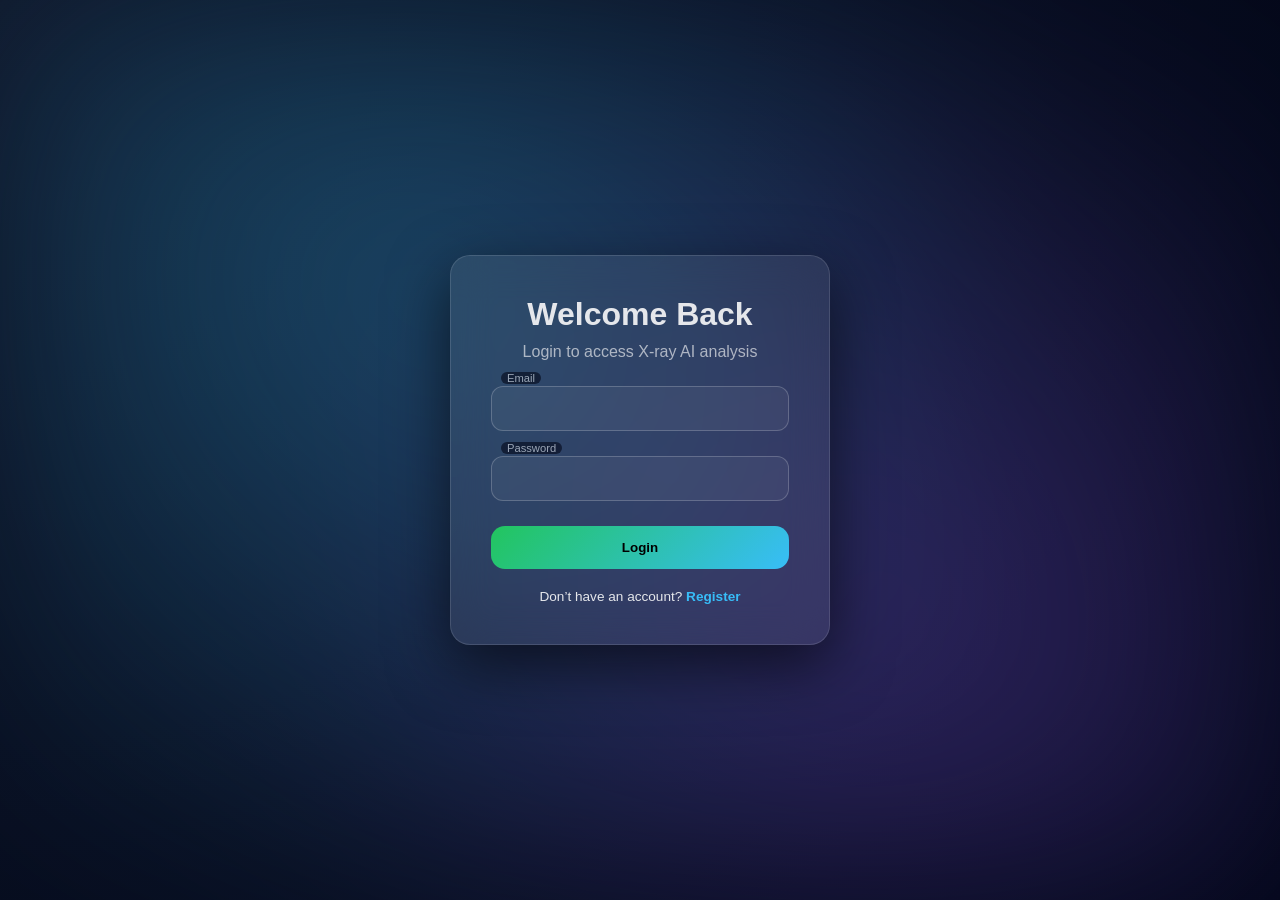
<file: frontend/history.html>
<!DOCTYPE html>
<html lang="en">
<head>
<meta charset="UTF-8">
<meta name="viewport" content="width=device-width, initial-scale=1.0">
<title>XrayAI - Prediction History</title>
<link rel="stylesheet" href="styles.css?v=2">
<link href="https://fonts.googleapis.com/css2?family=Inter:wght@300;400;600;700;800&display=swap" rel="stylesheet">
</head>
<body>

<div class="bg-blur"></div>

<header class="topbar">
  <div class="brand">🫁 XrayAI</div>
  <div style="display:flex;gap:12px;align-items:center;">
    <a href="index.html" class="history-nav-btn">🏠 Dashboard</a>
    <button id="themeToggle">🌙</button>
  </div>
</header>

<main class="container">
  <section class="hero">
    <h1>Prediction History</h1>
    <p>View and manage your previous AI scans</p>
  </section>

  <section class="history-stats">
    <div class="stat glass">
        <span>Total Scans</span>
        <br>
        <strong id="totalScans">0</strong>
    </div>
    <div class="stat glass"><span>Normal</span><strong id="normalCount">0</strong></div>
    <div class="stat glass"><span>Pneumonia</span><strong id="pneumoniaCount">0</strong></div>
    <div class="stat glass"><span>COVID</span><strong id="covidCount">0</strong></div>
  </section>

  <input id="searchBox" class="history-search glass" placeholder="Search scans by image name...">

  <div id="historyContainer"></div>
</main>

<script src="history.js"></script>

<script src="theme.js"></script>
</body>
</html>
</file>
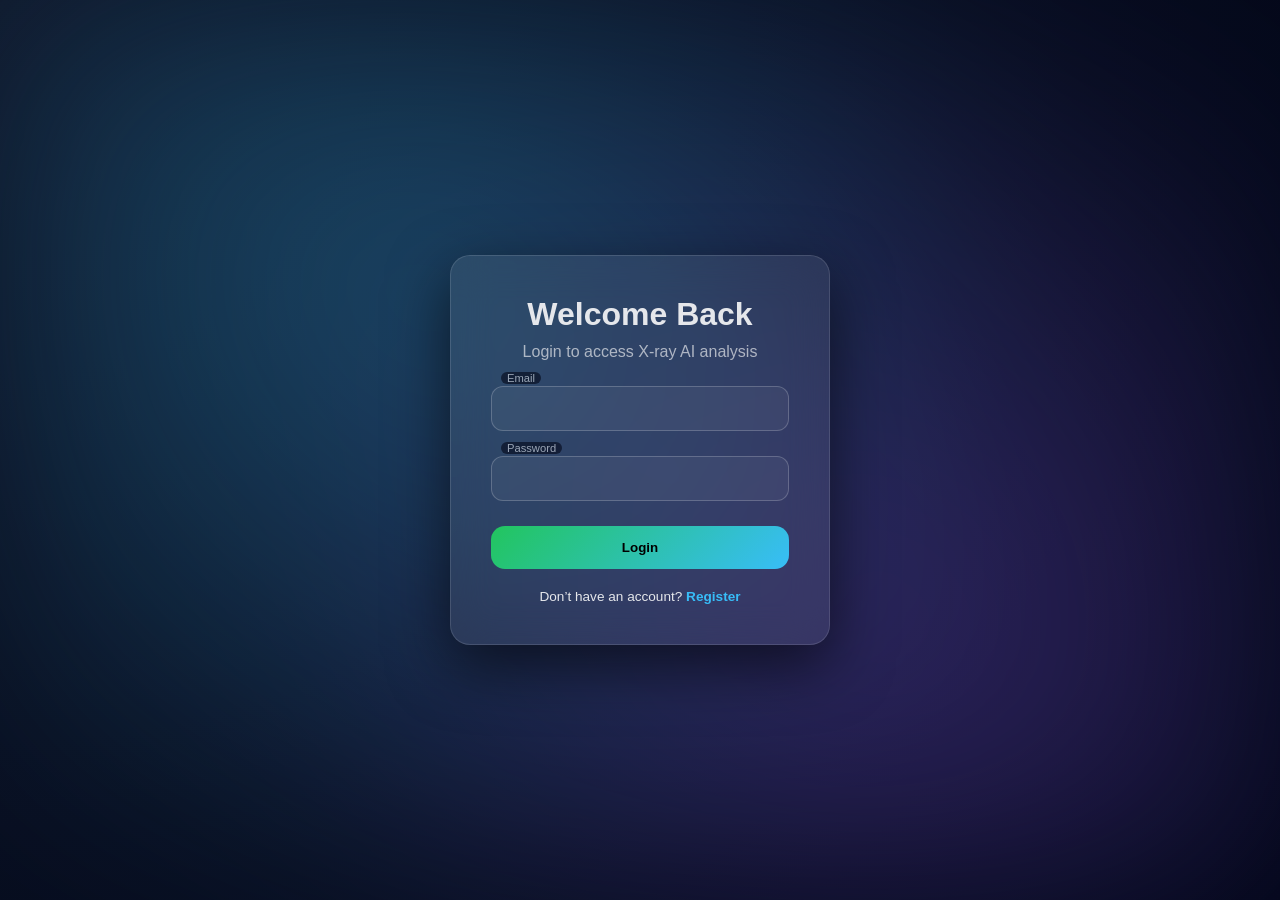
<file: frontend/login.html>
<!DOCTYPE html>
<html lang="en">
<head>
  <meta charset="UTF-8" />
  <title>Login – XrayAI</title>
  <meta name="viewport" content="width=device-width, initial-scale=1.0" />
  <link rel="stylesheet" href="styles.css?v=2">
</head>
<body>

<div class="auth-bg"></div>

<div class="auth-container">
  <div class="auth-card glass">
    <h2>Welcome Back</h2>
    <p>Login to access X-ray AI analysis</p>

    <form id="loginForm">
      <div class="input-group">
        <input type="email" id="loginEmail" required />
        <label>Email</label>
      </div>

      <div class="input-group">
        <input type="password" id="loginPassword" required />
        <label>Password</label>
      </div>

      <button type="submit" class="auth-btn">Login</button>
    </form>

    <div class="switch-link">
      Don’t have an account?
      <a href="register.html">Register</a>
    </div>
  </div>
</div>

<script src="auth.js"></script>
</body>
</html>
</file>
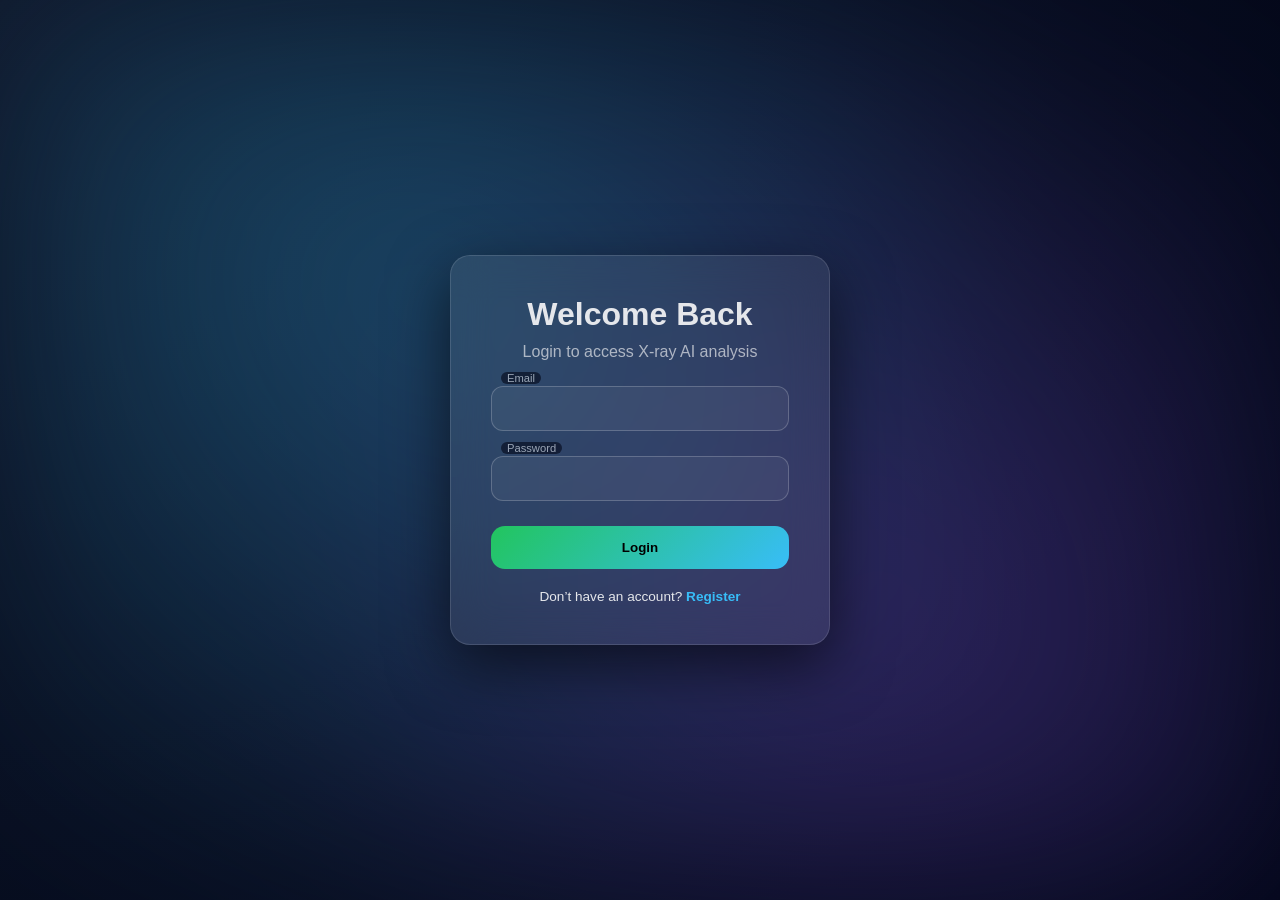
<file: frontend/profile.html>
<!DOCTYPE html>
<html lang="en">
<head>
    <meta charset="UTF-8">
    <meta name="viewport"
          content="width=device-width, initial-scale=1.0">

    <title>XrayAI Profile</title>

    <link rel="stylesheet"
          href="styles.css?v=2">
</head>

<body>

<div class="bg-blur"></div>

<header class="topbar">
    <div class="brand">🫁 XrayAI</div>

    <div style="display:flex;gap:15px;">
        <a href="index.html"
           class="history-nav-btn">
            🏠 Dashboard
        </a>

        <a href="history.html"
           class="history-nav-btn">
            📜 History
        </a>
        <button id="themeToggle">🌙</button>
    </div>
</header>

<main class="container">

    <div class="glass profile-card">

        <div class="profile-header">

            <div id="profileCircle" class="profile-large">
                RK
            </div>
        
            <h1 id="profileName">
                Loading...
            </h1>
        
            <p id="profileEmail">
                Loading...
            </p>
        
        </div>

        <section class="account-info glass">

            <h2>Account Information</h2>
        
            <div class="info-row">
                <span>👤 Full Name</span>
                <strong id="accountName">Loading...</strong>
            </div>
        
            <div class="info-row">
                <span>📧 Email Address</span>
                <strong id="accountEmail">Loading...</strong>
            </div>
        
            <div class="info-row">
                <span>🆔 User ID</span>
                <strong id="accountId">Loading...</strong>
            </div>
        
        </section>
        
        <div class="profile-stats">
     

            <div class="stat glass">
                <span>Total Scans</span>
                <strong id="profileScans">
                    0
                </strong>
            </div>

            <div class="stat glass">
                <span>Normal</span>
                <strong id="profileNormal">
                    0
                </strong>
            </div>

            <div class="stat glass">
                <span>Pneumonia</span>
                <strong id="profilePneumonia">
                    0
                </strong>
            </div>

            <div class="stat glass">
                <span>COVID</span>
                <strong id="profileCovid">
                    0
                </strong>
            </div>

        </div>

        <button
            id="logoutBtn"
            class="delete-btn"
        >
            🚪 Logout
        </button>

    </div>

</main>

<script src="profile.js"></script>

<script src="theme.js"></script>

</body>
</html>
</file>
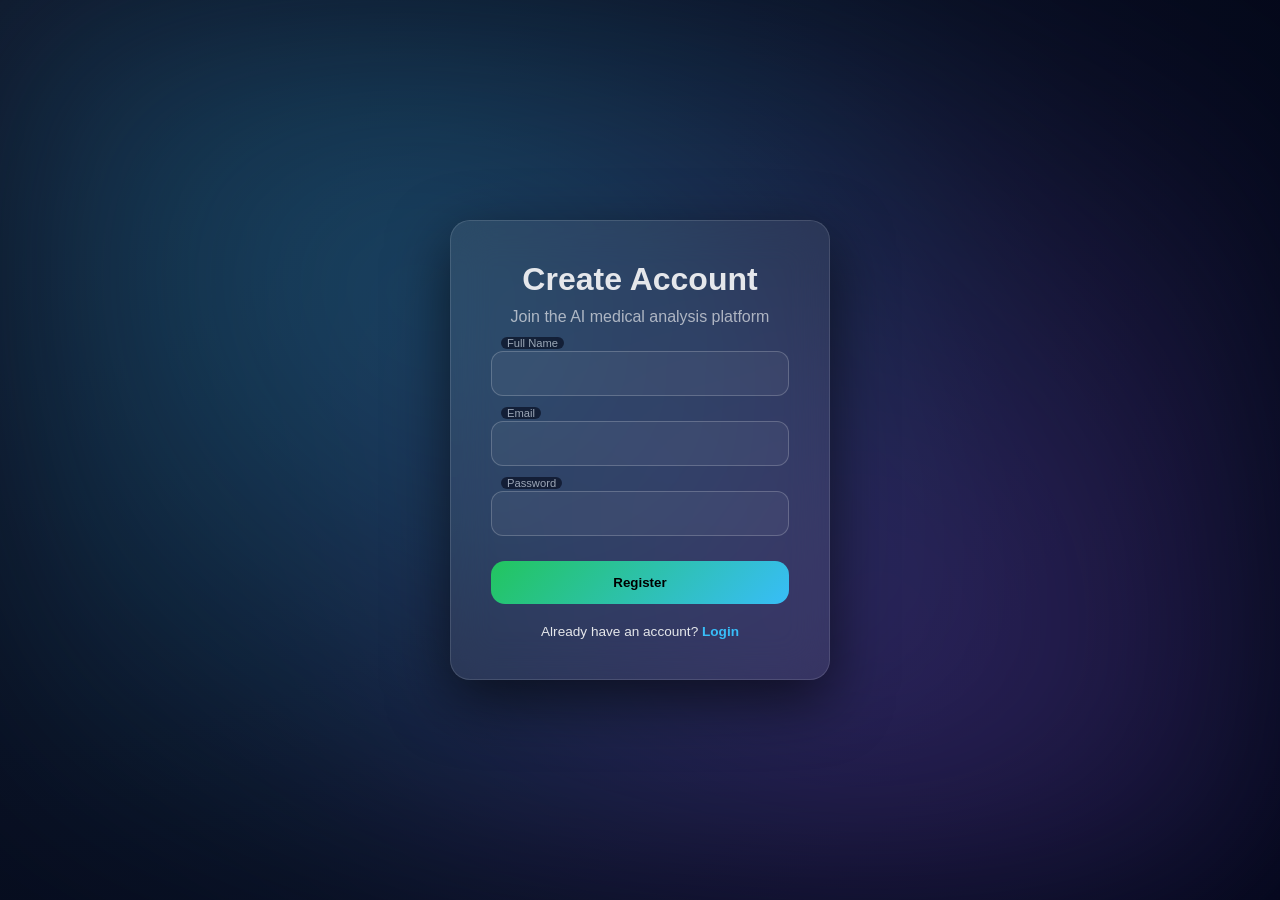
<file: frontend/register.html>
<!DOCTYPE html>
<html lang="en">
<head>
  <meta charset="UTF-8" />
  <title>Register – XrayAI</title>
  <meta name="viewport" content="width=device-width, initial-scale=1.0" />
  <link rel="stylesheet" href="styles.css?v=2">
</head>
<body>

<div class="auth-bg"></div>

<div class="auth-container">
  <div class="auth-card glass">
    <h2>Create Account</h2>
    <p>Join the AI medical analysis platform</p>

    <form id="registerForm">
      <div class="input-group">
        <input type="text" id="regName" required />
        <label>Full Name</label>
      </div>

      <div class="input-group">
        <input type="email" id="regEmail" required />
        <label>Email</label>
      </div>

      <div class="input-group">
        <input type="password" id="regPassword" required />
        <label>Password</label>
      </div>

      <button type="submit" class="auth-btn">Register</button>
    </form>

    <div class="switch-link">
      Already have an account?
      <a href="login.html">Login</a>
    </div>
  </div>
</div>

<script src="auth.js"></script>
</body>
</html>
</file>
<file: frontend/styles.css>
:root {
  --bg-dark: #020617;
  --bg-light: #f8fafc;
  --card-dark: rgba(255, 255, 255, 0.08);
  --card-light: rgba(255, 255, 255, 0.75);
  --text-dark: #e5e7eb;
  --text-light: #020617;
  --accent: #22c55e;
  --blue: #38bdf8;
  --red: #ef4444;
  --purple: #8b5cf6;
}

* {
  box-sizing: border-box;
  margin: 0;
  padding: 0;
  font-family: "Inter", sans-serif;
}

body {
  min-height: 100vh;
  background: radial-gradient(circle at top left, #0f172a, #020617);
  color: var(--text-dark);
  overflow-x: hidden;
  transition: background 0.5s ease, color 0.5s ease;
}

.bg-blur {
  position: fixed;
  inset: 0;
  background: radial-gradient(circle at 20% 20%, rgba(56, 189, 248, 0.2), transparent 60%),
              radial-gradient(circle at 80% 80%, rgba(34, 197, 94, 0.2), transparent 60%);
  filter: blur(80px);
  z-index: -1;
}

.topbar {
  display: flex;
  justify-content: space-between;
  align-items: center;
  padding: 20px 40px;
}

/* =========================================================
   XRAYAI 3D ANIMATED BRAND
========================================================= */

.brand {
  display: inline-flex;
  align-items: center;
  gap: 12px;

  font-size: 1.5rem;
  font-weight: 800;
  letter-spacing: 1px;

  cursor: default;

  perspective: 800px;
  transform-style: preserve-3d;
}


/* =========================================================
 ANIMATED LUNGS LOGO
========================================================= */

.brand-lungs {
  display: inline-block;

  font-size: 2rem;

  transform-style: preserve-3d;

  filter:
      drop-shadow(0 5px 8px rgba(0, 0, 0, 0.35))
      drop-shadow(0 0 8px rgba(56, 189, 248, 0.25));

  animation:
      lungsFloat 3s ease-in-out infinite,
      lungsBreathe 2.5s ease-in-out infinite;

  transition:
      transform 0.35s cubic-bezier(0.34, 1.56, 0.64, 1),
      filter 0.35s ease;
}


/* LUNGS HOVER */

.brand:hover .brand-lungs {

  transform:
      translateY(-6px)
      rotateY(15deg)
      rotateZ(-5deg)
      scale(1.18);

  filter:
      drop-shadow(0 12px 12px rgba(0, 0, 0, 0.45))
      drop-shadow(0 0 15px rgba(56, 189, 248, 0.55))
      drop-shadow(0 0 25px rgba(34, 197, 94, 0.3));
}


/* =========================================================
 XRAYAI BRAND TEXT
========================================================= */

.brand-text {
  display: inline-block;

  background:
      linear-gradient(
          135deg,
          #ffffff,
          #dbeafe,
          #38bdf8
      );

  -webkit-background-clip: text;
  background-clip: text;

  -webkit-text-fill-color: transparent;

  text-shadow:
      0 5px 15px rgba(0, 0, 0, 0.25);

  transition:
      transform 0.35s cubic-bezier(0.34, 1.56, 0.64, 1),
      filter 0.35s ease;

  animation:
      brandTextFloat 4s ease-in-out infinite;
}


/* BRAND TEXT 3D HOVER */

.brand:hover .brand-text {

  transform:
      translateY(-4px)
      translateZ(20px)
      scale(1.06);

  filter:
      drop-shadow(
          0 10px 12px
          rgba(56, 189, 248, 0.35)
      );
}


/* =========================================================
 LUNGS FLOATING
========================================================= */

@keyframes lungsFloat {

  0%,
  100% {
      transform: translateY(0);
  }

  50% {
      transform: translateY(-4px);
  }

}


/* =========================================================
 LUNGS BREATHING EFFECT
========================================================= */

@keyframes lungsBreathe {

  0%,
  100% {
      scale: 1;
  }

  50% {
      scale: 1.08;
  }

}


/* =========================================================
 XRAYAI TEXT FLOAT
========================================================= */

@keyframes brandTextFloat {

  0%,
  100% {
      translate: 0 0;
  }

  50% {
      translate: 0 -2px;
  }

}

#themeToggle {
  background: transparent;
  border: 1px solid rgba(255,255,255,0.2);
  padding: 8px 14px;
  border-radius: 10px;
  cursor: pointer;
  color: inherit;
  transition: transform 0.3s ease, background 0.3s ease;
}

#themeToggle:hover {
  transform: scale(1.1) rotate(8deg);
  background: rgba(255,255,255,0.1);
}

.container {
  max-width: 1100px;
  margin: auto;
  padding: 40px 20px 100px;
}

.hero {
  text-align: center;
  margin-bottom: 40px;
  animation: fadeUp 1s ease;
}

.hero h1 {
  font-size: 3rem;
  font-weight: 800;
  background: linear-gradient(90deg, #38bdf8, #22c55e);
  -webkit-background-clip: text;
  -webkit-text-fill-color: transparent;
}

.hero p {
  margin-top: 10px;
  opacity: 0.8;
}

.glass {
  background: var(--card-dark);
  backdrop-filter: blur(20px);
  border-radius: 20px;
  border: 1px solid rgba(255,255,255,0.12);
  box-shadow: 0 20px 60px rgba(0,0,0,0.6);
}

.upload-card {
  padding: 30px;
  text-align: center;
  transition: transform 0.4s ease, box-shadow 0.4s ease;
}

.upload-card:hover {
  transform: translateY(-6px) scale(1.01);
  box-shadow: 0 30px 80px rgba(0,0,0,0.8);
}

.upload-zone {
  display: flex;
  flex-direction: column;
  gap: 8px;
  padding: 30px;
  border: 2px dashed rgba(255,255,255,0.2);
  border-radius: 16px;
  cursor: pointer;
  transition: border 0.3s ease, background 0.3s ease;
}

.upload-zone:hover {
  border-color: var(--accent);
  background: rgba(255,255,255,0.05);
}

.preview img {
  max-width: 240px;
  margin: 20px auto;
  border-radius: 12px;
  box-shadow: 0 10px 30px rgba(0,0,0,0.6);
  animation: pop 0.6s ease;
}

.analyze-btn {
  margin-top: 20px;
  padding: 14px 30px;
  border-radius: 14px;
  border: none;
  background: linear-gradient(135deg, #22c55e, #38bdf8);
  color: #022c22;
  font-weight: 700;
  cursor: pointer;
  transition: transform 0.3s ease, box-shadow 0.3s ease;
}

.analyze-btn:hover {
  transform: translateY(-3px) scale(1.03);
  box-shadow: 0 10px 40px rgba(56,189,248,0.5);
}

.result {
  margin-top: 40px;
  padding: 30px;
  animation: fadeUp 1s ease;
}

.result-grid {
  display: grid;
  grid-template-columns: repeat(auto-fit, minmax(160px, 1fr));
  gap: 20px;
  margin: 20px 0;
}

.stat {
  padding: 16px;
  border-radius: 14px;
  background: rgba(255,255,255,0.06);
  text-align: center;
  transition: transform 0.3s ease;
}

.stat:hover {
  transform: translateY(-4px) scale(1.03);
}

.bars .bar {
  margin-bottom: 12px;
}

.bar-track {
  background: #1f2933;
  border-radius: 999px;
  overflow: hidden;
  height: 14px;
}

.bar-fill {
  height: 100%;
  width: 0%;
  transition: width 1s cubic-bezier(.4,0,.2,1);
}

.covid { background: linear-gradient(90deg, #ef4444, #f97316); }
.pneumonia { background: linear-gradient(90deg, #8b5cf6, #6366f1); }
.normal { background: linear-gradient(90deg, #22c55e, #4ade80); }

.disclaimer {
  margin-top: 20px;
  opacity: 0.7;
  font-size: 0.85rem;
}

footer {
  text-align: center;
  opacity: 0.6;
  padding: 40px 10px;
}

/* Animations */
@keyframes fadeUp {
  from { opacity: 0; transform: translateY(20px); }
  to { opacity: 1; transform: translateY(0); }
}

@keyframes pop {
  from { transform: scale(0.9); opacity: 0; }
  to { transform: scale(1); opacity: 1; }
}

/* Light mode */
body.light {
  background: radial-gradient(circle at top left, #f8fafc, #e5e7eb);
  color: var(--text-light);
}

body.light .glass {
  background: var(--card-light);
  color: #020617;
}

body.light .upload-zone {
  border-color: rgba(0,0,0,0.2);
}

.hidden {
  display: none;
}


.graph-title {
  margin-top: 30px;
  font-weight: 700;
  text-align: center;
  opacity: 0.85;
}

.graph-3d {
  display: flex;
  justify-content: space-around;
  align-items: flex-end;
  gap: 30px;
  margin-top: 25px;
  perspective: 800px;
}

.graph-bar {
  width: 90px;
  height: 220px;
  background: rgba(255,255,255,0.05);
  border-radius: 12px;
  display: flex;
  flex-direction: column;
  justify-content: flex-end;
  align-items: center;
  padding: 10px;
  transform: rotateX(12deg);
  box-shadow: 0 20px 40px rgba(0,0,0,0.6);
  transition: transform 0.4s ease, box-shadow 0.4s ease;
  cursor: pointer;
}

.graph-bar:hover {
  transform: rotateX(0deg) scale(1.1);
  box-shadow: 0 25px 70px rgba(56,189,248,0.6);
}

.graph-bar span {
  margin-bottom: 10px;
  font-size: 0.8rem;
  opacity: 0.8;
}

.graph-fill {
  width: 100%;
  height: 0%;
  border-radius: 10px;
  transition: height 1.4s cubic-bezier(.2,.8,.2,1);
  box-shadow: inset 0 -10px 20px rgba(0,0,0,0.3);
}

.covid-3d .graph-fill {
  background: linear-gradient(180deg, #ef4444, #f97316);
}

.pneumonia-3d .graph-fill {
  background: linear-gradient(180deg, #8b5cf6, #6366f1);
}

.normal-3d .graph-fill {
  background: linear-gradient(180deg, #22c55e, #4ade80);
}



.bar-percent {
  position: absolute;
  right: 10px;
  top: 50%;
  transform: translateY(-50%);
  font-size: 0.75rem;
  font-weight: 700;
  color: #020617;
  background: rgba(255,255,255,0.8);
  padding: 2px 8px;
  border-radius: 999px;
  box-shadow: 0 4px 10px rgba(0,0,0,0.3);
  pointer-events: none;
}

.bar-fill {
  position: relative;
}

.graph-percent {
  position: absolute;
  bottom: 10px;
  font-weight: 800;
  font-size: 0.85rem;
  color: #020617;
  background: rgba(255,255,255,0.9);
  padding: 4px 10px;
  border-radius: 999px;
  box-shadow: 0 6px 16px rgba(0,0,0,0.4);
  transform: translateZ(30px);
  animation: floatUp 1s ease;
}

@keyframes floatUp {
  from { opacity: 0; transform: translateY(10px) scale(0.8); }
  to   { opacity: 1; transform: translateY(0) scale(1); }
}



/* ================= AUTH PAGES ================= */

.auth-bg {
  position: fixed;
  inset: 0;
  background: radial-gradient(circle at 30% 30%, rgba(56,189,248,0.3), transparent 60%),
              radial-gradient(circle at 70% 70%, rgba(139,92,246,0.3), transparent 60%);
  filter: blur(100px);
  z-index: -1;
}

.auth-container {
  height: 100vh;
  display: flex;
  justify-content: center;
  align-items: center;
}

.auth-card {
  width: 380px;
  padding: 40px;
  text-align: center;
  animation: fadeUp 0.8s ease;
  transform-style: preserve-3d;
  transition: transform 0.5s ease;
}

.auth-card:hover {
  transform: rotateY(6deg) rotateX(4deg);
}

.auth-card h2 {
  font-size: 2rem;
  margin-bottom: 10px;
}

.auth-card p {
  opacity: 0.7;
  margin-bottom: 25px;
}

.input-group {
  position: relative;
  margin-bottom: 25px;
}

.input-group input {
  width: 100%;
  padding: 14px;
  border-radius: 12px;
  border: 1px solid rgba(255,255,255,0.2);
  background: rgba(255,255,255,0.05);
  color: inherit;
  outline: none;
  transition: all 0.3s ease;
}

.input-group input:focus {
  border-color: #38bdf8;
  box-shadow: 0 0 20px rgba(56,189,248,0.4);
}

.input-group label {
  position: absolute;
  top: 50%;
  left: 14px;
  transform: translateY(-50%);
  font-size: 0.85rem;
  opacity: 0.6;
  pointer-events: none;
  transition: 0.3s ease;
}

.input-group input:focus + label,
.input-group input:not(:placeholder-shown) + label {
  top: -8px;
  left: 10px;
  font-size: 0.7rem;
  background: #020617;
  padding: 0 6px;
  border-radius: 6px;
}

.auth-btn {
  width: 100%;
  padding: 14px;
  border-radius: 14px;
  border: none;
  background: linear-gradient(135deg, #22c55e, #38bdf8);
  font-weight: 700;
  cursor: pointer;
  transition: transform 0.3s ease, box-shadow 0.3s ease;
}

.auth-btn:hover {
  transform: translateY(-3px) scale(1.05);
  box-shadow: 0 10px 40px rgba(56,189,248,0.5);
}

.switch-link {
  margin-top: 20px;
  font-size: 0.85rem;
}

.switch-link a {
  color: #38bdf8;
  text-decoration: none;
  font-weight: 600;
}

/* ================= HISTORY ================= */

/* ================= HISTORY FIX ================= */

.history-stats{
  display:grid;
  grid-template-columns:repeat(auto-fit,minmax(220px,1fr));
  gap:25px;
  margin-bottom:40px;
}

.history-stats .stat{
  display:flex;
  flex-direction:column;
  align-items:center;
  justify-content:center;
  padding:28px;
  min-height:120px;
  gap:15px;
}

.history-stats .stat span{
  font-size:1.2rem;
  opacity:0.8;
}

.history-stats .stat strong{
  font-size:2.3rem;
  font-weight:800;
  color:#38bdf8;
}

.history-search{
  width:100%;
  padding:18px 24px;
  margin:30px 0 40px;
  border:none;
  border-radius:16px;
  background:rgba(255,255,255,0.08);
  color:white;
  font-size:1rem;
  outline:none;
}

.history-search::placeholder{
  color:rgba(255,255,255,0.5);
}

.history-card{
  padding:32px;
  margin-bottom:30px;
  display:flex;
  flex-direction:column;
  gap:22px;
  border-radius:24px;
}

.history-top{
  display:flex;
  justify-content:space-between;
  align-items:flex-start;
  margin-bottom:15px;
}

.history-top h2{
  font-size:2rem;
  margin-bottom:10px;
}

.history-date{
  opacity:0.7;
  font-size:1rem;
}

.history-confidence{
  display:flex;
  justify-content:space-between;
  margin-bottom:10px;
  font-size:1.1rem;
}

.bar-track{
  height:20px;
  border-radius:999px;
  overflow:hidden;
  background:rgba(255,255,255,0.08);
}

.analyze-btn{
  width:220px;
}


/* =========================================================
   3D ANIMATED HERO TITLE
========================================================= */

.hero h1 {
  display: inline-block;

  color: transparent !important;

  background:
      linear-gradient(
          90deg,
          #ef4444,
          #ff5a5a,
          #f97316,
          #ef4444
      );

  background-size: 250% auto;

  -webkit-background-clip: text;
  background-clip: text;

  -webkit-text-fill-color: transparent !important;

  cursor: default;

  transform-style: preserve-3d;

  filter:
      drop-shadow(
          0 8px 12px
          rgba(0, 0, 0, 0.4)
      );

  animation:
      heroTitleFloat 4s ease-in-out infinite,
      heroGradientMove 6s linear infinite;

  transition:
      transform 0.4s cubic-bezier(0.34, 1.56, 0.64, 1),
      filter 0.4s ease;
}


/* 3D HOVER */

.hero h1:hover {

  transform:
      translateY(-7px)
      scale(1.035)
      perspective(700px)
      rotateX(4deg);

  filter:
      drop-shadow(
          0 14px 15px
          rgba(0, 0, 0, 0.5)
      )
      drop-shadow(
          0 0 16px
          rgba(239, 68, 68, 0.35)
      );
}


/* FLOATING ANIMATION */

@keyframes heroTitleFloat {

  0%,
  100% {
      translate: 0 0;
  }

  50% {
      translate: 0 -5px;
  }

}


/* MOVING GRADIENT */

@keyframes heroGradientMove {

  0% {
      background-position: 0% center;
  }

  100% {
      background-position: 250% center;
  }

}



.history-nav-btn{
  text-decoration: none;
  padding: 12px 22px;
  border-radius: 12px;
  background: linear-gradient(135deg, #22c55e, #38bdf8);
  color: #021617;
  font-weight: 700;
  display: inline-flex;
  align-items: center;
  gap: 8px;
  transition: transform 0.3s ease,
              box-shadow 0.3s ease;
}

.history-nav-btn:hover{
  transform: translateY(-2px) scale(1.05);
  box-shadow: 0 10px 30px rgba(56,189,248,0.45);
}

.history-nav-btn:visited{
  color: #021617;
}


body.light #themeToggle {
  background: rgba(2, 6, 23, 0.22);
  border: 1px solid rgba(2, 6, 23, 0.30);
  color: #020617;
}
body.light #themeToggle:hover {
  background: rgba(2, 6, 23, 0.15);
}


.delete-btn{
  margin-top: 20px;
  padding: 14px 30px;
  border-radius: 14px;
  border: none;
  background: linear-gradient(135deg, #ef4444, #dc2626);
  color: white;
  font-weight: 700;
  cursor: pointer;
  transition: transform 0.3s ease,
              box-shadow 0.3s ease;
}

.delete-btn:hover{
  transform: translateY(-3px) scale(1.03);
  box-shadow: 0 10px 40px rgba(239,68,68,0.45);
}


.profile-btn{
  width:48px;
  height:48px;
  border-radius:50%;
  background:linear-gradient(
      135deg,
      #38bdf8,
      #22c55e
  );
  display:flex;
  justify-content:center;
  align-items:center;
  text-decoration:none;
  font-size:1.4rem;
  color:#021617;
  font-weight:700;
  transition:all 0.3s ease;
}

.profile-btn:hover{
  transform:translateY(-3px) scale(1.08);
  box-shadow:0 10px 35px rgba(
      56,
      189,
      248,
      0.45
  );
}

.profile-btn:visited{
  color:#021617;
}



.profile-btn{
  width:50px;
  height:50px;
  border-radius:50%;
  background:linear-gradient(
      135deg,
      #38bdf8,
      #22c55e
  );

  display:flex;
  align-items:center;
  justify-content:center;

  text-decoration:none;
  color:#021617;
  font-size:1.1rem;
  font-weight:800;
  letter-spacing:1px;

  transition:all 0.3s ease;
}

.profile-btn:hover{
  transform:translateY(-2px) scale(1.08);

  box-shadow:
      0 10px 30px rgba(
          56,
          189,
          248,
          0.45
      );
}



.profile-card{
  padding:50px;
}

.profile-header{
  display:flex;
  flex-direction:column;
  align-items:center;
  justify-content:center;
  margin-bottom:50px;
}

.profile-large{
  width:120px;
  height:120px;
  border-radius:50%;

  background:linear-gradient(
      135deg,
      #38bdf8,
      #22c55e
  );

  display:flex;
  align-items:center;
  justify-content:center;

  font-size:3rem;
  font-weight:800;
  color:#021617;

  margin-bottom:25px;

  box-shadow:
      0 20px 60px rgba(
          56,
          189,
          248,
          0.35
      );
}

#profileName{
  font-size:3rem;
  margin-bottom:12px;
  text-align:center;
}

#profileEmail{
  font-size:1.2rem;
  opacity:0.75;
  text-align:center;
  margin-bottom:10px;
}

.profile-stats{
  display:grid;
  grid-template-columns:
      repeat(
          auto-fit,
          minmax(220px,1fr)
      );

  gap:25px;
  margin-top:20px;
}



.account-info{
  margin:40px 0;
  padding:30px;
  border-radius:24px;
}

.account-info h2{
  font-size:2rem;
  margin-bottom:25px;
  text-align:center;
}

.info-row{
  display:flex;
  justify-content:space-between;
  align-items:center;
  padding:18px 0;
  border-bottom:1px solid rgba(255,255,255,0.08);
}

.info-row:last-child{
  border-bottom:none;
}

.info-row span{
  font-size:1.15rem;
  opacity:0.85;
}

.info-row strong{
  font-size:1.2rem;
  color:#38bdf8;
}



/* ================= CHATBOT ================= */

#chatButton{
  position: fixed;
  bottom: 30px;
  right: 30px;

  width: 70px;
  height: 70px;

  border-radius: 50%;
  border: none;

  background: linear-gradient(
      135deg,
      #38bdf8,
      #22c55e
  );

  display: flex;
  justify-content: center;
  align-items: center;

  font-size: 32px;
  cursor: pointer;

  z-index: 99999;

  color: white;

  box-shadow:
      0 0 25px rgba(56,189,248,0.45),
      0 0 50px rgba(34,197,94,0.35);

  transition:
      transform 0.35s ease,
      box-shadow 0.35s ease;

  animation:
      chatPulse 2.5s infinite ease-in-out,
      chatFloat 4s infinite ease-in-out;
}

#chatButton:hover{
  transform:
      translateY(-8px)
      scale(1.1);

  box-shadow:
      0 15px 50px rgba(56,189,248,0.75),
      0 0 80px rgba(34,197,94,0.55);
}

@keyframes chatPulse{
  0%{
      box-shadow:
          0 0 20px rgba(56,189,248,0.35);
  }

  50%{
      box-shadow:
          0 0 50px rgba(56,189,248,0.75),
          0 0 80px rgba(34,197,94,0.55);
  }

  100%{
      box-shadow:
          0 0 20px rgba(56,189,248,0.35);
  }
}

@keyframes chatFloat{
  0%{
      transform: translateY(0px);
  }

  50%{
      transform: translateY(-8px);
  }

  100%{
      transform: translateY(0px);
  }
}

#chatWindow{
  position: fixed;
  bottom: 120px;
  right: 30px;

  width: 420px;
  height: 520px;
  max-height: calc(100vh - 160px);
  display: flex;
  flex-direction: column;

  background:
      linear-gradient(
          145deg,
          rgba(15,23,42,0.97),
          rgba(2,6,23,0.98)
      );

  border-radius: 24px;

  overflow: hidden;

  z-index: 99998;

  border: 1px solid rgba(255,255,255,0.08);

  box-shadow:
      0 25px 80px rgba(0,0,0,0.7);
}

/* THIS IS THE IMPORTANT PART */
/* =========================================================
   CHAT WINDOW SMOOTH OPEN / CLOSE
========================================================= */

#chatWindow {
  opacity: 1;

  visibility: visible;

  transform:
      translateY(0)
      scale(1);

  transform-origin:
      bottom right;

  transition:
      opacity 0.3s ease,
      transform 0.35s cubic-bezier(0.34, 1.56, 0.64, 1),
      visibility 0.3s ease;

  pointer-events: auto;
}


/* CLOSED STATE */

#chatWindow.hidden {

  opacity: 0;

  visibility: hidden;

  pointer-events: none;

  transform:
      translateY(25px)
      scale(0.88);
}
/* =========================================================
   CHATBOT HEADER
========================================================= */

.chat-header {
  padding: 16px 18px;

  display: flex;
  align-items: center;
  justify-content: space-between;

  gap: 12px;

  color: white;

  border-bottom:
      1px solid rgba(255,255,255,0.08);

  background:
      rgba(255,255,255,0.03);
}


/* =========================================================
   CHATBOT HEADER INFO
========================================================= */

.chat-header-info {
  display: flex;
  align-items: center;
  gap: 10px;

  min-width: 0;
}

.chat-header-info > span {
  font-size: 1.4rem;
}

.chat-header-info strong {
  font-size: 1.05rem;
  font-weight: 700;

  white-space: nowrap;
}


/* =========================================================
   CHATBOT HEADER ACTION BUTTONS
========================================================= */

.chat-header-actions {
  display: flex;
  align-items: center;
  gap: 8px;
}


/* =========================================================
   COMMON CHAT CONTROL BUTTON
========================================================= */

.chat-control-btn {
  width: 38px;
  height: 38px;

  display: flex;
  align-items: center;
  justify-content: center;

  padding: 0;

  border-radius: 12px;

  border:
      1px solid rgba(255,255,255,0.12);

  background:
      rgba(255,255,255,0.06);

  color: white;

  font-size: 17px;
  font-weight: 700;

  cursor: pointer;

  transform-style: preserve-3d;

  box-shadow:
      0 5px 12px rgba(0,0,0,0.25),
      inset 0 1px 1px rgba(255,255,255,0.08);

  transition:
      transform 0.25s ease,
      background 0.25s ease,
      border-color 0.25s ease,
      box-shadow 0.25s ease;
}


/* =========================================================
   STOP RESPONSE BUTTON
========================================================= */




/* =========================================================
   NEW CHAT BUTTON
========================================================= */

.new-chat-btn:hover {
  background:
      rgba(56,189,248,0.18);

  border-color:
      rgba(56,189,248,0.55);

  transform:
      translateY(-3px)
      rotate(90deg)
      scale(1.08);

  box-shadow:
      0 8px 20px rgba(56,189,248,0.28),
      0 0 18px rgba(56,189,248,0.2),
      inset 0 1px 1px rgba(255,255,255,0.1);
}

.new-chat-btn:active {
  transform:
      translateY(1px)
      scale(0.95);
}


/* =========================================================
   CHAT CONTROL BUTTON FOCUS
========================================================= */

.chat-control-btn:focus-visible {
  outline:
      2px solid #38bdf8;

  outline-offset: 2px;
}

#chatMessages{
  flex: 1;

  overflow-y: auto;

  padding: 20px;

  display: flex;
  flex-direction: column;
  gap: 14px;
}

#chatMessages div{
  padding: 14px 18px;

  border-radius: 18px;

  max-width: 85%;

  line-height: 1.5;

  word-wrap: break-word;
}

#chatMessages div:nth-child(odd){
  align-self: flex-end;

  background:
      linear-gradient(
          135deg,
          #38bdf8,
          #22c55e
      );

  color: #021617;
}

#chatMessages div:nth-child(even){
  align-self: flex-start;

  background:
      rgba(255,255,255,0.08);

  color: white;
}

.chat-input-area{
  display: flex;
  gap: 10px;

  padding: 18px;

  border-top:
      1px solid rgba(255,255,255,0.08);
}

#chatInput{
  flex: 1;

  padding: 14px 18px;

  border: none;
  outline: none;

  border-radius: 999px;

  background:
      rgba(255,255,255,0.08);

  color: white;

  font-size: 0.95rem;
}

#chatInput::placeholder{
  color:
      rgba(255,255,255,0.5);
}

#chatInput:focus{
  box-shadow:
      0 0 20px rgba(56,189,248,0.45);
}

#sendChatBtn{
  border: none;

  padding: 14px 22px;

  border-radius: 999px;

  cursor: pointer;

  font-weight: 700;

  background:
      linear-gradient(
          135deg,
          #38bdf8,
          #22c55e
      );

  color: #021617;

  transition:
      transform 0.3s ease;
}

#sendChatBtn:hover{
  transform:
      scale(1.05);
}

/* Scrollbar */

#chatMessages::-webkit-scrollbar{
  width: 6px;
}

#chatMessages::-webkit-scrollbar-thumb{
  background:
      rgba(255,255,255,0.2);

  border-radius: 999px;
}




.typing-cursor{
  display:inline-block;
  width:8px;
  animation:
      blink 1s infinite;
}

@keyframes blink{
  0%,50%{
      opacity:1;
  }

  51%,100%{
      opacity:0;
  }
}


.typing-cursor{
  display:inline-block;
  font-weight:bold;
  margin-left:2px;
  animation:blink 1s infinite;
}

@keyframes blink{
  0%,50%{
      opacity:1;
  }

  51%,100%{
      opacity:0;
  }
}


/* ===============================
   AI MESSAGE FORMATTING
================================ */

.ai-message {
  line-height: 1.6;
}

.ai-message p {
  margin: 0 0 12px 0;
}

.ai-message p:last-child {
  margin-bottom: 0;
}

.ai-message h1,
.ai-message h2,
.ai-message h3 {
  margin: 16px 0 8px;
  line-height: 1.3;
}

.ai-message h1 {
  font-size: 1.35rem;
}

.ai-message h2 {
  font-size: 1.2rem;
}

.ai-message h3 {
  font-size: 1.08rem;
}

.ai-message ul,
.ai-message ol {
  margin: 8px 0 14px 22px;
  padding-left: 10px;
}

.ai-message li {
  margin-bottom: 6px;
  line-height: 1.5;
}

.ai-message strong {
  font-weight: 700;
}

.ai-message table {
  width: 100%;
  border-collapse: collapse;
  margin: 12px 0;
  font-size: 0.9rem;
}

.ai-message th,
.ai-message td {
  padding: 8px 10px;
  border: 1px solid rgba(255, 255, 255, 0.15);
  text-align: left;
}

.ai-message th {
  background: rgba(56, 189, 248, 0.12);
}

.ai-message blockquote {
  margin: 10px 0;
  padding: 10px 14px;
  border-left: 3px solid #38bdf8;
  background: rgba(255, 255, 255, 0.05);
}


/* =========================================================
   AI TYPING INDICATOR
========================================================= */

.typing-indicator {
  display: flex;
  align-items: center;
  gap: 12px;

  width: fit-content;
  max-width: 80%;

  margin: 10px 0;
  padding: 12px 18px;

  border-radius: 18px;

  background: rgba(30, 41, 59, 0.92);
  border: 1px solid rgba(56, 189, 248, 0.18);

  box-shadow:
      0 8px 20px rgba(0, 0, 0, 0.25),
      inset 0 1px 1px rgba(255, 255, 255, 0.08);

  animation: typingFloat 2s ease-in-out infinite;
}

.typing-label {
  font-size: 14px;
  font-weight: 500;
  opacity: 0.85;
  white-space: nowrap;
}


/* ===============================
 ANIMATED DOTS
================================ */

.typing-dots {
  display: flex;
  align-items: center;
  gap: 5px;
}

.typing-dots span {
  width: 8px;
  height: 8px;

  border-radius: 50%;

  background: #38bdf8;

  box-shadow:
      0 0 6px rgba(56, 189, 248, 0.8),
      0 0 12px rgba(56, 189, 248, 0.4);

  animation: typingBounce 1.2s infinite ease-in-out;
}

.typing-dots span:nth-child(1) {
  animation-delay: 0s;
}

.typing-dots span:nth-child(2) {
  animation-delay: 0.15s;
}

.typing-dots span:nth-child(3) {
  animation-delay: 0.30s;
}


/* ===============================
 DOT BOUNCE ANIMATION
================================ */

@keyframes typingBounce {

  0%,
  60%,
  100% {
      transform: translateY(0) scale(0.8);
      opacity: 0.5;
  }

  30% {
      transform: translateY(-7px) scale(1.15);
      opacity: 1;
  }

}


/* ===============================
 FLOATING 3D EFFECT
================================ */

@keyframes typingFloat {

  0%,
  100% {
      transform: translateY(0);
      box-shadow:
          0 8px 20px rgba(0, 0, 0, 0.25),
          inset 0 1px 1px rgba(255, 255, 255, 0.08);
  }

  50% {
      transform: translateY(-3px);
      box-shadow:
          0 13px 26px rgba(0, 0, 0, 0.35),
          0 0 15px rgba(56, 189, 248, 0.12),
          inset 0 1px 1px rgba(255, 255, 255, 0.1);
  }

}



/* =========================================================
   ANIMATED 3D STOP BUTTON
========================================================= */

#sendChatBtn.stop-mode {
  min-width: 48px;
  width: 48px;
  height: 42px;
  padding: 0;

  display: flex;
  align-items: center;
  justify-content: center;

  border-radius: 12px;
  border: 1px solid rgba(239, 68, 68, 0.45);

  background:
      linear-gradient(
          145deg,
          #ef4444,
          #b91c1c
      );

  cursor: pointer;

  transform-style: preserve-3d;

  box-shadow:
      0 6px 0 rgba(127, 29, 29, 0.7),
      0 10px 20px rgba(239, 68, 68, 0.25),
      0 0 14px rgba(239, 68, 68, 0.18),
      inset 0 1px 2px rgba(255, 255, 255, 0.3);

  animation:
      stopButtonFloat 1.8s ease-in-out infinite;

  transition:
      transform 0.25s ease,
      box-shadow 0.25s ease,
      background 0.25s ease,
      border-color 0.25s ease;
}


/* =========================================================
 SQUARE STOP ICON
========================================================= */

#sendChatBtn.stop-mode .stop-icon {
  width: 13px;
  height: 13px;

  display: block;

  border-radius: 2px;

  background: white;

  box-shadow:
      0 0 6px rgba(255, 255, 255, 0.7),
      0 0 12px rgba(255, 255, 255, 0.35);

  animation:
      stopIconPulse 1.2s ease-in-out infinite;
}


/* =========================================================
 3D HOVER EFFECT
========================================================= */

#sendChatBtn.stop-mode:hover {
  transform:
      translateY(-4px)
      scale(1.08);

  background:
      linear-gradient(
          145deg,
          #f87171,
          #dc2626
      );

  border-color:
      rgba(248, 113, 113, 0.8);

  box-shadow:
      0 9px 0 rgba(127, 29, 29, 0.65),
      0 15px 28px rgba(239, 68, 68, 0.4),
      0 0 24px rgba(239, 68, 68, 0.35),
      inset 0 1px 2px rgba(255, 255, 255, 0.35);
}


/* =========================================================
 3D CLICK / PRESS EFFECT
========================================================= */

#sendChatBtn.stop-mode:active {
  transform:
      translateY(3px)
      scale(0.94);

  box-shadow:
      0 2px 0 rgba(127, 29, 29, 0.8),
      0 5px 10px rgba(239, 68, 68, 0.25),
      inset 0 2px 5px rgba(0, 0, 0, 0.25);
}


/* =========================================================
 FLOATING ANIMATION
========================================================= */

@keyframes stopButtonFloat {

  0%,
  100% {
      transform: translateY(0);

      box-shadow:
          0 6px 0 rgba(127, 29, 29, 0.7),
          0 10px 20px rgba(239, 68, 68, 0.25),
          0 0 12px rgba(239, 68, 68, 0.15),
          inset 0 1px 2px rgba(255, 255, 255, 0.3);
  }

  50% {
      transform: translateY(-2px);

      box-shadow:
          0 8px 0 rgba(127, 29, 29, 0.65),
          0 14px 25px rgba(239, 68, 68, 0.35),
          0 0 20px rgba(239, 68, 68, 0.28),
          inset 0 1px 2px rgba(255, 255, 255, 0.35);
  }

}


/* =========================================================
 SQUARE ICON PULSE
========================================================= */

@keyframes stopIconPulse {

  0%,
  100% {
      transform: scale(0.85);
      opacity: 0.75;

      box-shadow:
          0 0 4px rgba(255, 255, 255, 0.5);
  }

  50% {
      transform: scale(1.15);
      opacity: 1;

      box-shadow:
          0 0 8px rgba(255, 255, 255, 0.9),
          0 0 14px rgba(255, 255, 255, 0.45);
  }

}
</file>
